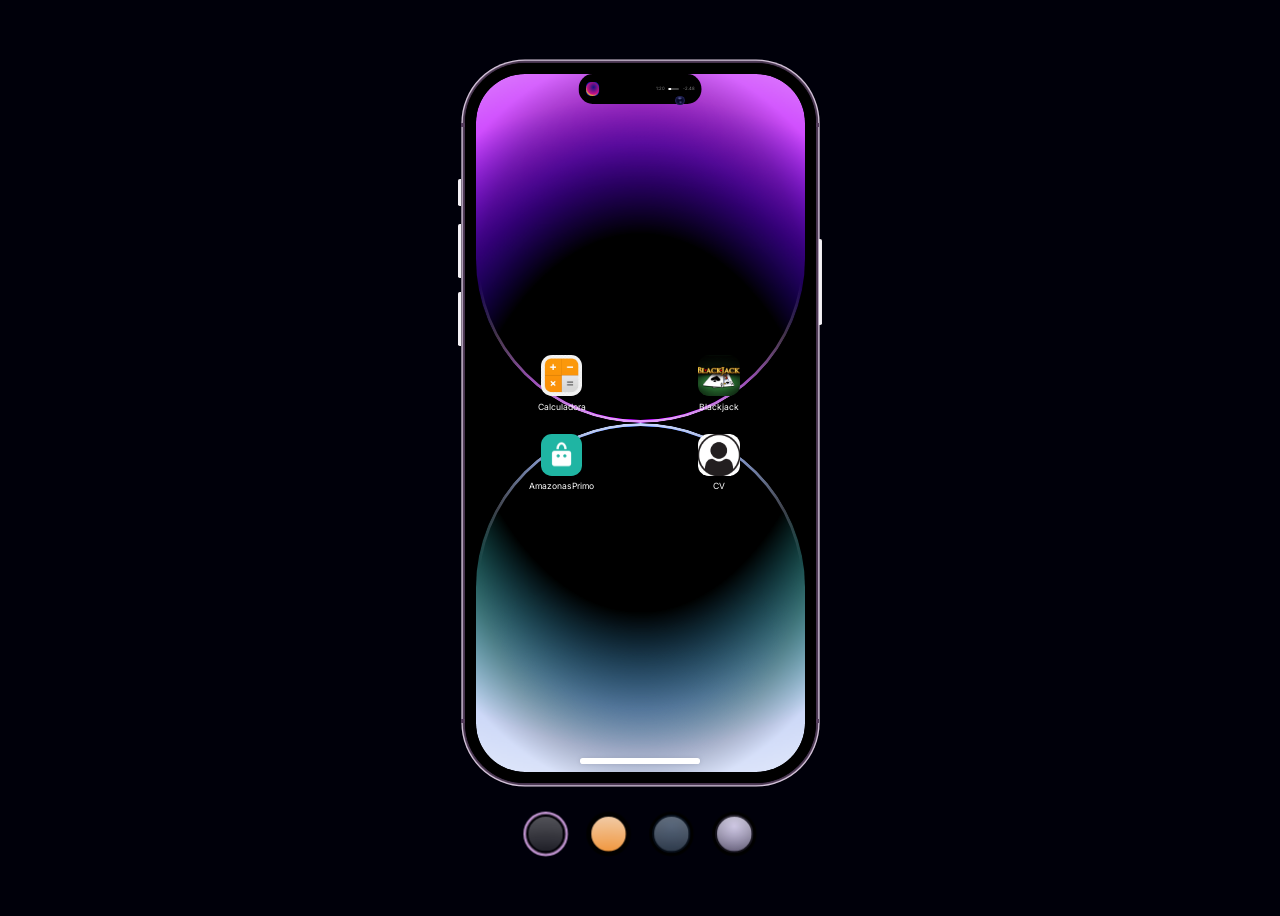
<file: index.html>
<!DOCTYPE html>
<html lang="en">

<head>
  <meta charset="UTF-8">
  <meta name="viewport" content="width=device-width, initial-scale=1.0">
  <link rel="stylesheet" href="styles/styles.css">
  <link rel="stylesheet" href="styles/home.css">
  <title>Iphone 14 Dynamic Island</title>
</head>

<body>

  <input type="radio" name="theme" id="deep-purple" checked="checked">
  <input type="radio" name="theme" id="gold">
  <input type="radio" name="theme" id="space-black">
  <input type="radio" name="theme" id="silver">

  <div class="iphone">
    <div class="buttons">
      <div class="left">
        <div class="button"></div>
        <div class="button"></div>
        <div class="button"></div>
      </div>
      <div class="right">
        <div class="button"></div>
      </div>
    </div>
    <div class="camera"></div>
    <div class="screen-container">
      <div class="bg">
        <div class="deep-purple">
          <div class="section">
            <div class="glow"></div>
          </div>
          <div class="section">
            <div class="glow"></div>
          </div>
        </div>
        <div class="gold">
          <div class="section">
            <div class="glow"></div>
          </div>
          <div class="section">
            <div class="glow"></div>
          </div>
        </div>
        <div class="space-black">
          <div class="section">
            <div class="glow"></div>
          </div>
          <div class="section">
            <div class="glow"></div>
          </div>
        </div>
        <div class="silver">
          <div class="section">
            <div class="glow"></div>
          </div>
          <div class="section">
            <div class="glow"></div>
          </div>
        </div>
      </div>
      <div class="home-screen">
        <div class="app-icon" data-app="calculator">
          <span class="icon"></span>
          <span class="label">Calculadora</span>
        </div>
        <div class="app-icon" data-app="blackjack">
          <span class="icon"></span>
          <span class="label">Blackjack</span>
        </div>
        <div class="app-icon" data-app="amazon">
          <span class="icon"></span>
          <span class="label">AmazonasPrimo</span>
        </div>
        <div class="app-icon" data-app="cv">
          <span class="icon"></span>
          <span class="label">CV</span>
        </div>
      </div>
      <div class="app-screens">
        <div class="app-screen" id="calculator-app">
          <button class="back-btn">←</button>
          <iframe class="app-frame" src="apps/calculadora/calculadora.html" title="Calculadora"></iframe>
        </div>
        <div class="app-screen" id="blackjack-app">
          <button class="back-btn">←</button>
          <iframe class="app-frame" src="apps/blackjack/blackjack.html" title="Blackjack"></iframe>
        </div>
        <div class="app-screen" id="amazon-app">
          <button class="back-btn">←</button>
          <iframe class="app-frame app-frame-amazon" src="apps/amazon/amazon.html" title="AmazonasPrimo"></iframe>
        </div>
        <div class="app-screen" id="cv-app">
          <button class="back-btn">←</button>
          <div class="cv-viewer">
            <img src="cv/CV.png.png" alt="CV de Ian Cordoncillo" class="cv-image">
            <a href="cv/Ian_Cordoncillo_Urena_.pdf" download class="cv-download">Download CV (PDF)</a>
          </div>
        </div>
      </div>
    </div>
    <div class="notch-container" tabindex="0">
      <div class="notch">
        <div class="content">
          <div class="left">
            <div class="title"></div>
            <div class="text"></div>
          </div>
          <div class="right">
            <div class="bar">
              <div class="duration"></div>
            </div>
          </div>
        </div>
      </div>
    </div>
    <div class="notch-blur"></div>
  </div>

  <div class="pallette">
    <label for="deep-purple" class="swatch"></label>
    <label for="gold" class="swatch"></label>
    <label for="space-black" class="swatch"></label>
    <label for="silver" class="swatch"></label>
  </div>

  <script src="scripts/apps.js" defer></script>
  <script>
  document.querySelector('.cv-image').addEventListener('click', function () {
    this.classList.toggle('zoomed');
  });
</script>

</body>

</html>
</file>
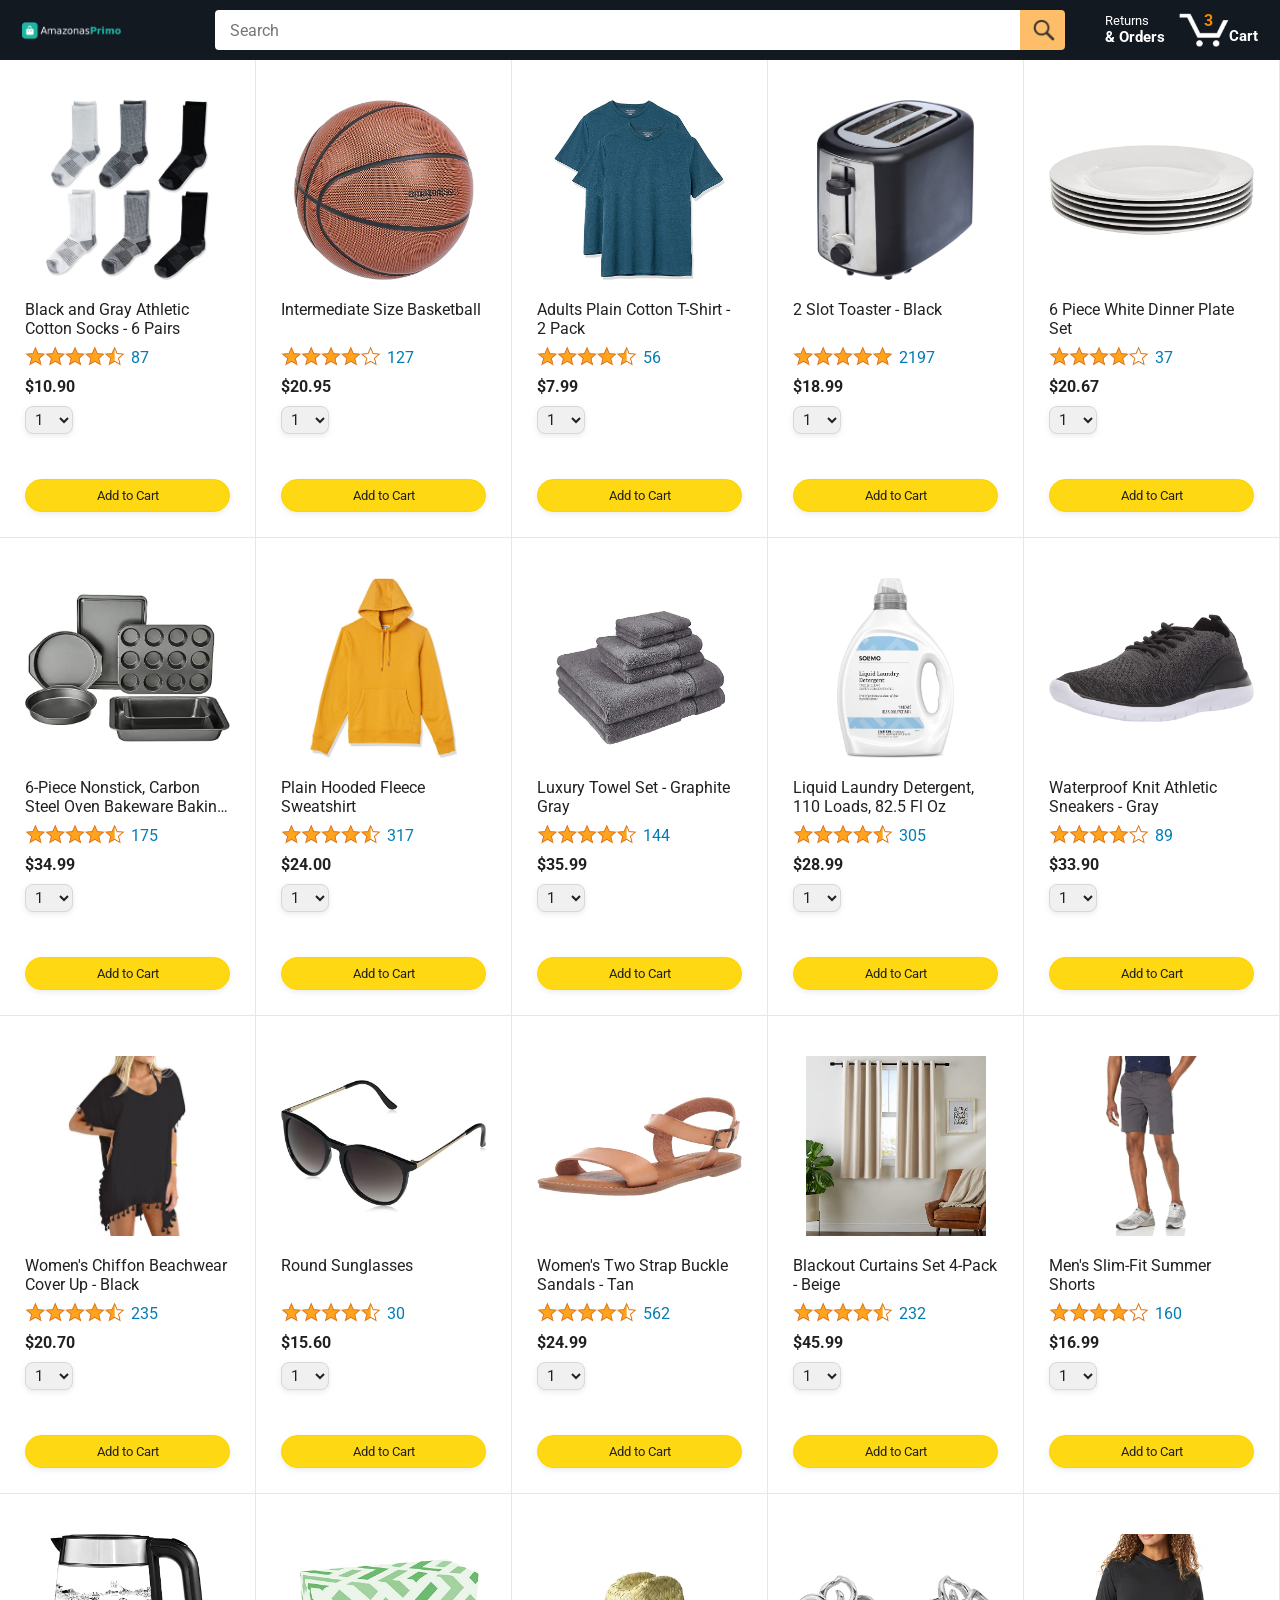
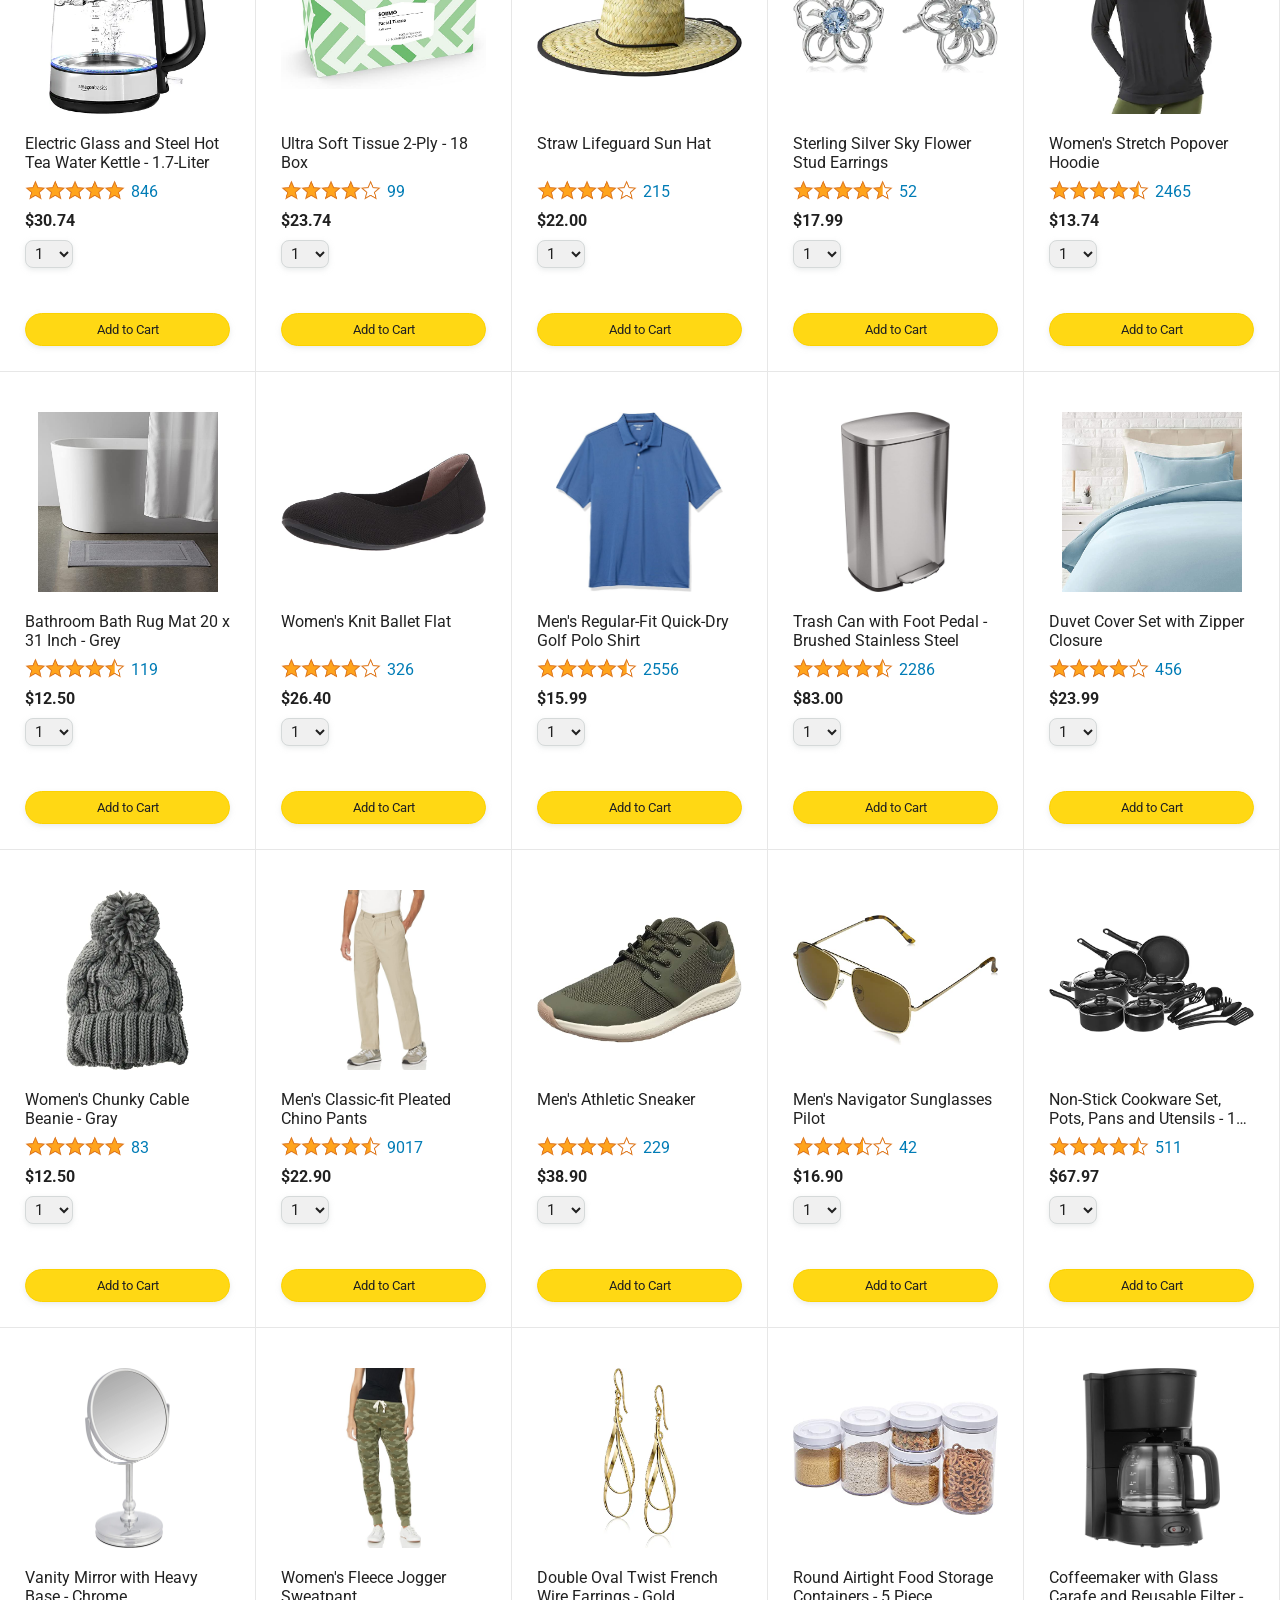
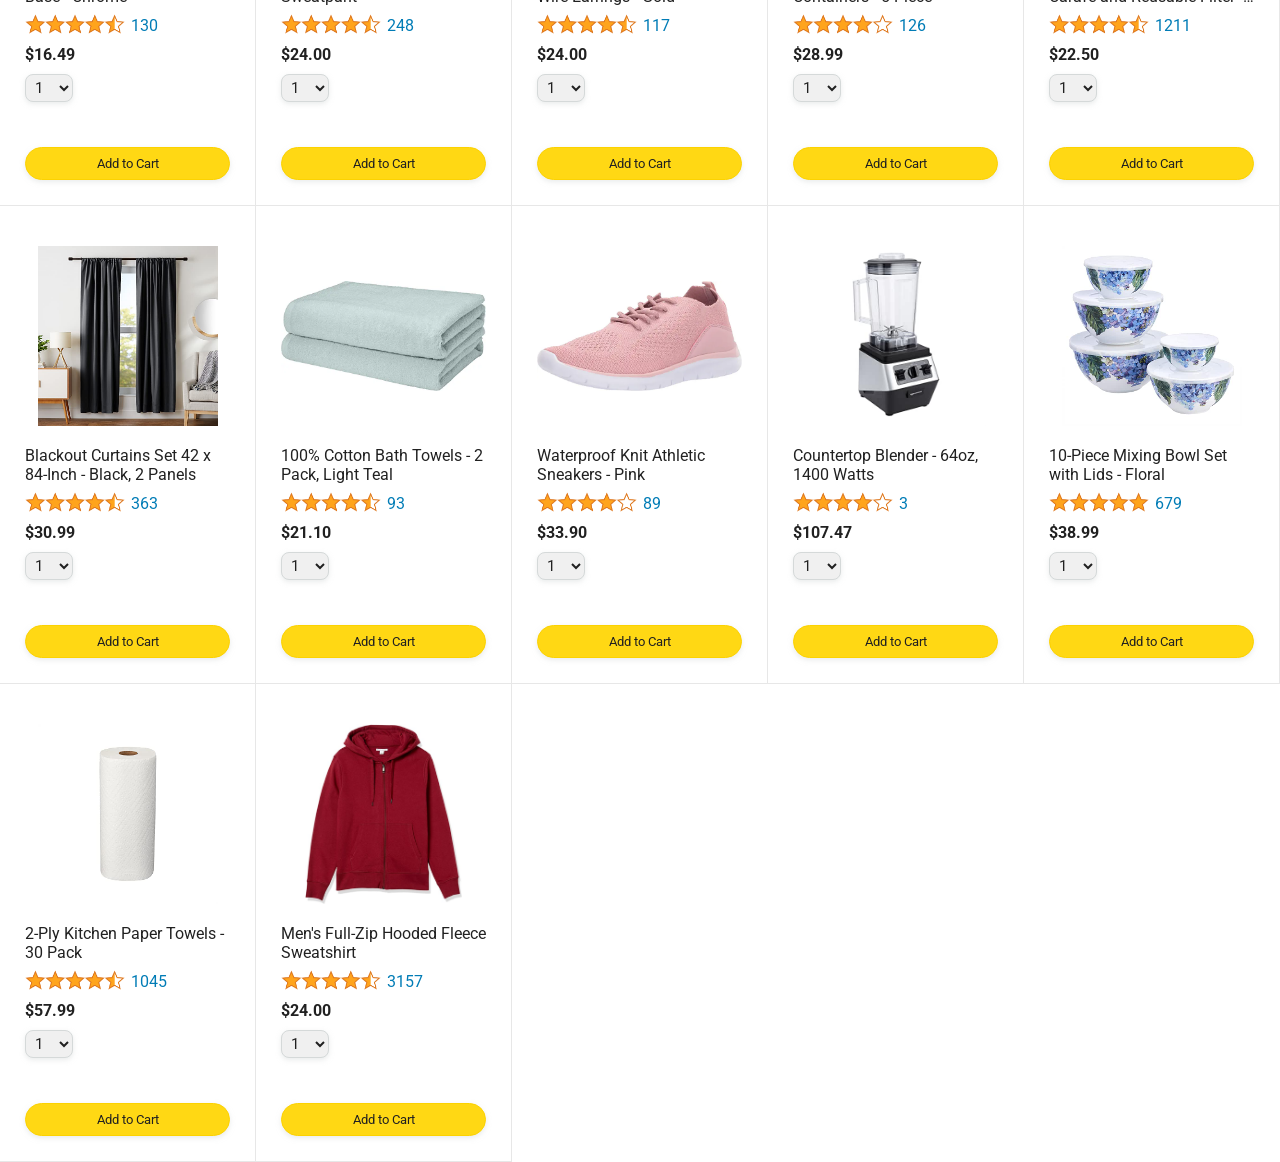
<file: apps/amazon/amazon.html>
<!DOCTYPE html>
<html>
  <head>
    <title>Amazonas Primos  | Tienda de pr&aacute;ctica</title>

    
    <meta name="viewport" content="width=device-width, initial-scale=1">

    <!-- font from Google Fonts. -->
    <link rel="preconnect" href="https://fonts.googleapis.com">
    <link rel="preconnect" href="https://fonts.gstatic.com" crossorigin>
    <link href="https://fonts.googleapis.com/css2?family=Roboto:wght@400;500;700&display=swap" rel="stylesheet">

    <!-- CSS files  -->
    <link rel="stylesheet" href="styles/shared/general.css">
    <link rel="stylesheet" href="styles/shared/amazon-header.css">
    <link rel="stylesheet" href="styles/pages/amazon.css">
  </head>
  <body>
    <div class="amazon-header">
      <div class="amazon-header-left-section">
        <a href="amazon.html" class="header-link">
          <img class="amazon-logo"
            src="images/amazon-logo-white.png">
          <img class="amazon-mobile-logo"
            src="images/amazon-mobile-logo-white.png">
        </a>
      </div>

      <div class="amazon-header-middle-section">
        <input class="search-bar" type="text" placeholder="Search">

        <button class="search-button">
          <img class="search-icon" src="images/icons/search-icon.png">
        </button>
      </div>

      <div class="amazon-header-right-section">
        <a class="orders-link header-link" href="orders.html">
          <span class="returns-text">Returns</span>
          <span class="orders-text">& Orders</span>
        </a>

        <a class="cart-link header-link" href="checkout.html">
          <img class="cart-icon" src="images/icons/cart-icon.png">
          <div class="cart-quantity js-cart-quantity">0</div>
          <div class="cart-text">Cart</div>
        </a>
      </div>
    </div>
    
    <div class="main">
      <div class="products-grid js-products-grid">
        <div class="product-container">
          <div class="product-image-container">
            <img class="product-image"
              src="images/products/athletic-cotton-socks-6-pairs.jpg">
          </div>

          <div class="product-name limit-text-to-2-lines">
            Black and Gray Athletic Cotton Socks - 6 Pairs
          </div>

          <div class="product-rating-container">
            <img class="product-rating-stars"
              src="images/ratings/rating-45.png">
            <div class="product-rating-count link-primary">
              87
            </div>
          </div>

          <div class="product-price">
            $10.90
          </div>

          <div class="product-quantity-container">
            <select>
              <option selected value="1">1</option>
              <option value="2">2</option>
              <option value="3">3</option>
              <option value="4">4</option>
              <option value="5">5</option>
              <option value="6">6</option>
              <option value="7">7</option>
              <option value="8">8</option>
              <option value="9">9</option>
              <option value="10">10</option>
            </select>
          </div>

          <div class="product-spacer"></div>

          <div class="added-to-cart">
            <img src="images/icons/checkmark.png">
            Added
          </div>

          <button class="add-to-cart-button button-primary">
            Add to Cart
          </button>
        </div>

        <div class="product-container">
          <div class="product-image-container">
            <img class="product-image"
              src="images/products/intermediate-composite-basketball.jpg">
          </div>

          <div class="product-name limit-text-to-2-lines">
            Intermediate Size Basketball
          </div>

          <div class="product-rating-container">
            <img class="product-rating-stars"
              src="images/ratings/rating-40.png">
            <div class="product-rating-count link-primary">
              127
            </div>
          </div>

          <div class="product-price">
            $20.95
          </div>

          <div class="product-quantity-container">
            <select>
              <option selected value="1">1</option>
              <option value="2">2</option>
              <option value="3">3</option>
              <option value="4">4</option>
              <option value="5">5</option>
              <option value="6">6</option>
              <option value="7">7</option>
              <option value="8">8</option>
              <option value="9">9</option>
              <option value="10">10</option>
            </select>
          </div>

          <div class="product-spacer"></div>

          <div class="added-to-cart">
            <img src="images/icons/checkmark.png">
            Added
          </div>

          <button class="add-to-cart-button button-primary">
            Add to Cart
          </button>
        </div>

        <div class="product-container">
          <div class="product-image-container">
            <img class="product-image"
              src="images/products/adults-plain-cotton-tshirt-2-pack-teal.jpg">
          </div>

          <div class="product-name limit-text-to-2-lines">
            Adults Plain Cotton T-Shirt - 2 Pack
          </div>

          <div class="product-rating-container">
            <img class="product-rating-stars"
              src="images/ratings/rating-45.png">
            <div class="product-rating-count link-primary">
              56
            </div>
          </div>

          <div class="product-price">
            $7.99
          </div>

          <div class="product-quantity-container">
            <select>
              <option selected value="1">1</option>
              <option value="2">2</option>
              <option value="3">3</option>
              <option value="4">4</option>
              <option value="5">5</option>
              <option value="6">6</option>
              <option value="7">7</option>
              <option value="8">8</option>
              <option value="9">9</option>
              <option value="10">10</option>
            </select>
          </div>

          <div class="product-spacer"></div>

          <div class="added-to-cart">
            <img src="images/icons/checkmark.png">
            Added
          </div>

          <button class="add-to-cart-button button-primary">
            Add to Cart
          </button>
        </div>
      </div>
    </div>

    
    <script type="module" src="scripts/amazon.js"></script>
  </body>

</html>
</file>
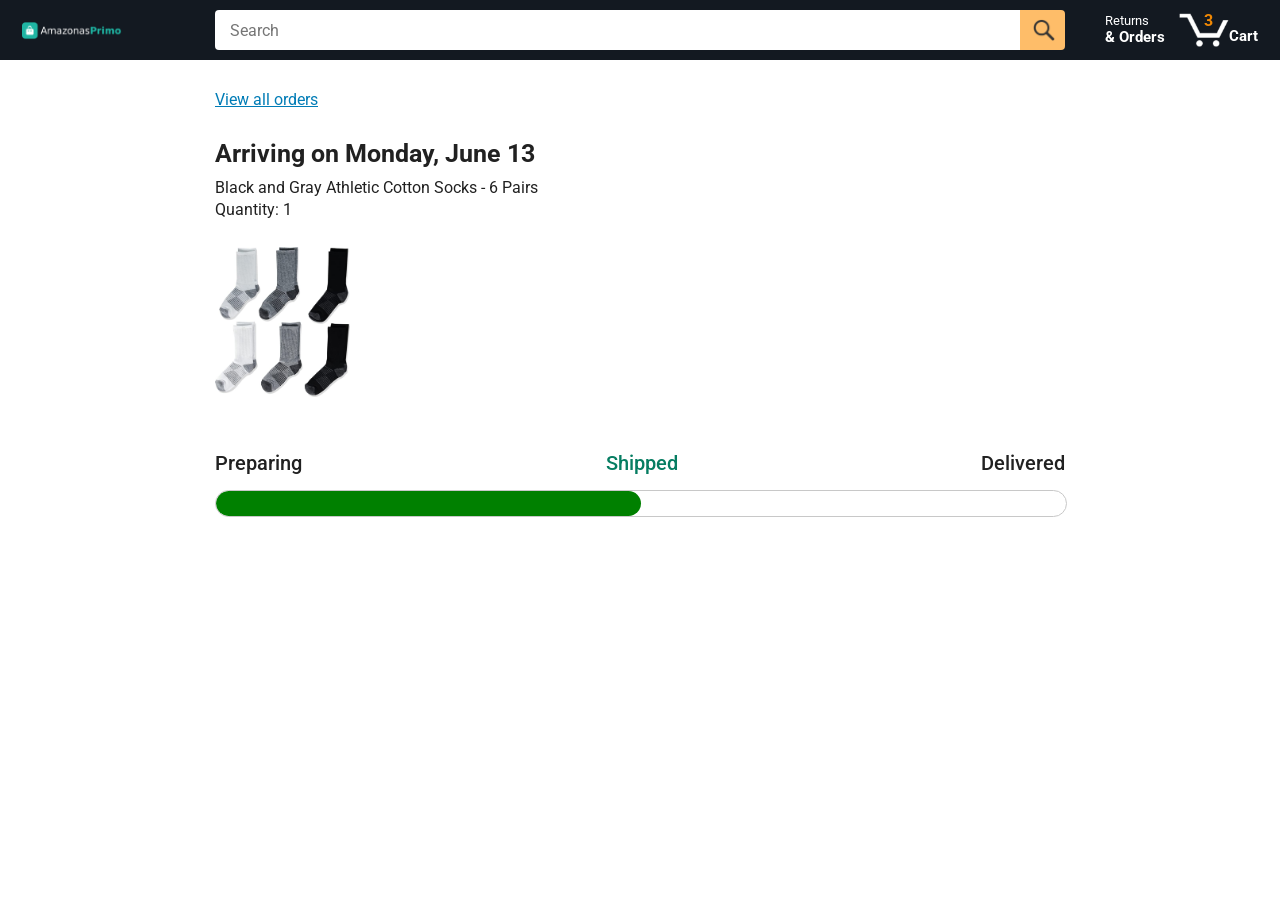
<file: apps/amazon/tracking.html>
<!DOCTYPE html>
<html>
  <head>
    <title>Tracking</title>

    
    <meta name="viewport" content="width=device-width, initial-scale=1">

    <!-- font from Google Fonts -->
    <link rel="preconnect" href="https://fonts.googleapis.com">
    <link rel="preconnect" href="https://fonts.gstatic.com" crossorigin>
    <link href="https://fonts.googleapis.com/css2?family=Roboto:wght@400;500;700&display=swap" rel="stylesheet">

    <!-- CSS files  -->
    <link rel="stylesheet" href="styles/shared/general.css">
    <link rel="stylesheet" href="styles/shared/amazon-header.css">
    <link rel="stylesheet" href="styles/pages/tracking.css">
  </head>
  <body>
    <div class="amazon-header">
      <div class="amazon-header-left-section">
        <a href="amazon.html" class="header-link">
          <img class="amazon-logo"
            src="images/amazon-logo-white.png">
          <img class="amazon-mobile-logo"
            src="images/amazon-mobile-logo-white.png">
        </a>
      </div>

      <div class="amazon-header-middle-section">
        <input class="search-bar" type="text" placeholder="Search">

        <button class="search-button">
          <img class="search-icon" src="images/icons/search-icon.png">
        </button>
      </div>

      <div class="amazon-header-right-section">
        <a class="orders-link header-link" href="orders.html">
          <span class="returns-text">Returns</span>
          <span class="orders-text">& Orders</span>
        </a>

        <a class="cart-link header-link" href="checkout.html">
          <img class="cart-icon" src="images/icons/cart-icon.png">
          <div class="cart-quantity">3</div>
          <div class="cart-text">Cart</div>
        </a>
      </div>
    </div>

    <div class="main">
      <div class="order-tracking">
        <a class="back-to-orders-link link-primary" href="orders.html">
          View all orders
        </a>

        <div class="delivery-date">
          Arriving on Monday, June 13
        </div>

        <div class="product-info">
          Black and Gray Athletic Cotton Socks - 6 Pairs
        </div>

        <div class="product-info">
          Quantity: 1
        </div>

        <img class="product-image" src="images/products/athletic-cotton-socks-6-pairs.jpg">

        <div class="progress-labels-container">
          <div class="progress-label">
            Preparing
          </div>
          <div class="progress-label current-status">
            Shipped
          </div>
          <div class="progress-label">
            Delivered
          </div>
        </div>

        <div class="progress-bar-container">
          <div class="progress-bar"></div>
        </div>
      </div>
    </div>
  </body>
</html>
</file>
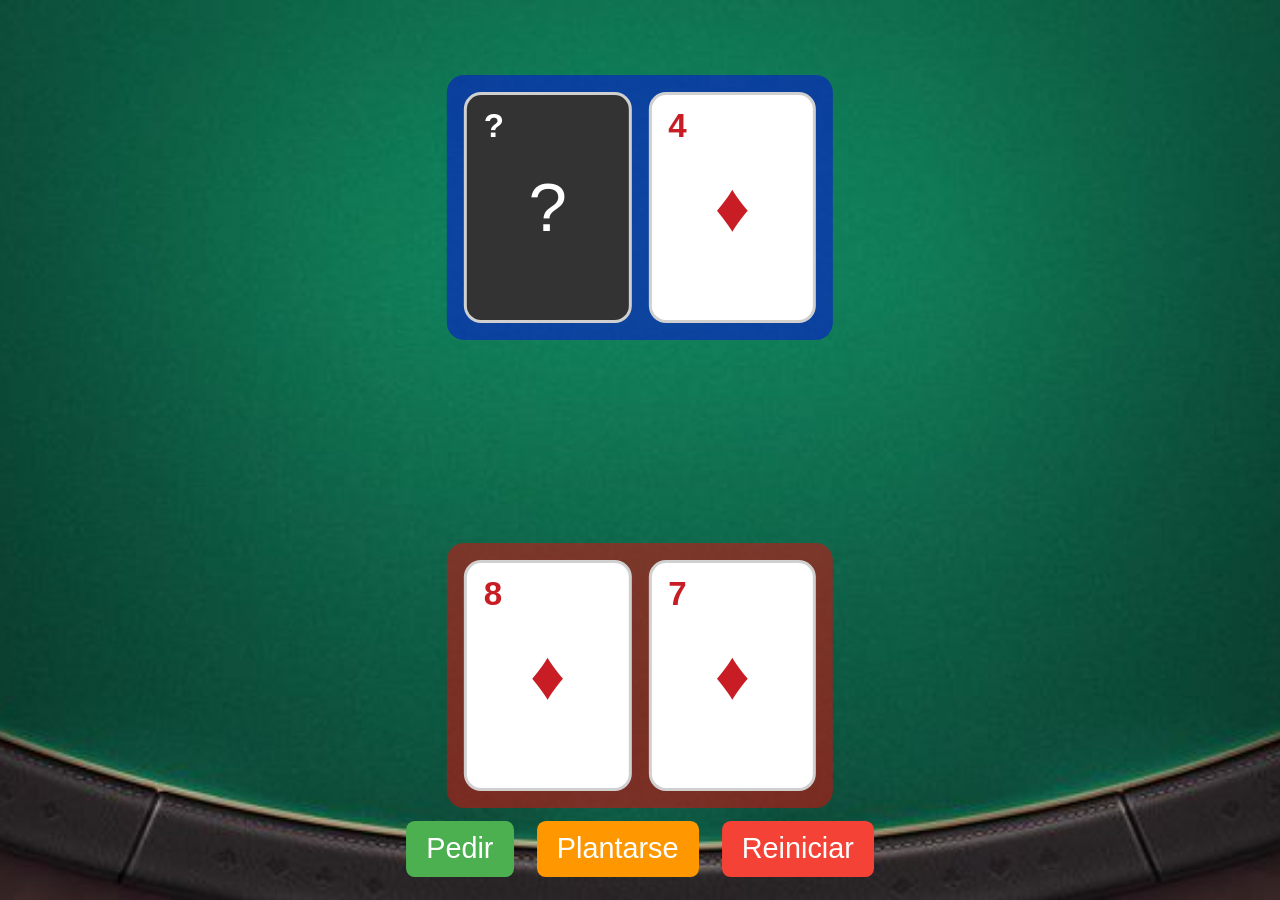
<file: apps/blackjack/blackjack.html>
<!DOCTYPE html>
<html lang="en">
<head>
    <meta charset="UTF-8">
    <meta name="viewport" content="width=device-width, initial-scale=1.0">
    <link rel="stylesheet" href="blackjack.css">
    <title>Blackjack</title>
  </head>
  <body>
    <div id="gameWindow">
      <img id="tableBlackjack" src="imagenes/mesa-blackjack.jpg">

      <!-- Botones -->
      <div class="botones">
        <button id="btnPedir" class="btn">Pedir</button>
        <button id="btnPlantarse" class="btn">Plantarse</button>
        <button id="btnReiniciar" class="btn">Reiniciar</button>
      </div>


      <!-- Manos -->
        <div class="manoJugador" id="manoJugador"></div>
        <div class="manoDealer" id="manoDealer"></div>
        <div class="mensaje-final"></div>
      <div class="mazo">

        <!-- picas -->
        <div class="carta picas">
          <span class="valor">A</span>
          <span class="simbolo">&spades;</span>
        </div>
        <div class="carta picas">
          <span class="valor">2</span>
          <span class="simbolo">&spades;</span>
        </div>
        <div class="carta picas">
          <span class="valor">3</span>
          <span class="simbolo">&spades;</span>
        </div>
        <div class="carta picas">
          <span class="valor">4</span>
          <span class="simbolo">&spades;</span>
        </div>
        <div class="carta picas">
          <span class="valor">5</span>
          <span class="simbolo">&spades;</span>
        </div>
        <div class="carta picas">
          <span class="valor">6</span>
          <span class="simbolo">&spades;</span>
        </div>
        <div class="carta picas">
          <span class="valor">7</span>
          <span class="simbolo">&spades;</span>
        </div>
        <div class="carta picas">
          <span class="valor">8</span>
          <span class="simbolo">&spades;</span>
        </div>
        <div class="carta picas">
          <span class="valor">9</span>
          <span class="simbolo">&spades;</span>
        </div>
        <div class="carta picas">
          <span class="valor">10</span>
          <span class="simbolo">&spades;</span>
        </div>
        <div class="carta picas">
          <span class="valor">J</span>
          <span class="simbolo">&spades;</span>
        </div>
        <div class="carta picas">
          <span class="valor">Q</span>
          <span class="simbolo">&spades;</span>
        </div>
        <div class="carta picas">
          <span class="valor">K</span>
          <span class="simbolo">&spades;</span>
        </div>

        <!-- corazones -->
        <div class="carta corazones">
          <span class="valor">A</span>
          <span class="simbolo">&hearts;</span>
        </div>
        <div class="carta corazones">
          <span class="valor">2</span>
          <span class="simbolo">&hearts;</span>
        </div>
        <div class="carta corazones">
          <span class="valor">3</span>
          <span class="simbolo">&hearts;</span>
        </div>
        <div class="carta corazones">
          <span class="valor">4</span>
          <span class="simbolo">&hearts;</span>
        </div>
        <div class="carta corazones">
          <span class="valor">5</span>
          <span class="simbolo">&hearts;</span>
        </div>
        <div class="carta corazones">
          <span class="valor">6</span>
          <span class="simbolo">&hearts;</span>
        </div>
        <div class="carta corazones">
          <span class="valor">7</span>
          <span class="simbolo">&hearts;</span>
        </div>
        <div class="carta corazones">
          <span class="valor">8</span>
          <span class="simbolo">&hearts;</span>
        </div>
        <div class="carta corazones">
          <span class="valor">9</span>
          <span class="simbolo">&hearts;</span>
        </div>
        <div class="carta corazones">
          <span class="valor">10</span>
          <span class="simbolo">&hearts;</span>
        </div>
        <div class="carta corazones">
          <span class="valor">J</span>
          <span class="simbolo">&hearts;</span>
        </div>
        <div class="carta corazones">
          <span class="valor">Q</span>
          <span class="simbolo">&hearts;</span>
        </div>
        <div class="carta corazones">
          <span class="valor">K</span>
          <span class="simbolo">&hearts;</span>
        </div>
    
        <!-- diamantes -->
        <div class="carta diamantes">
          <span class="valor">A</span>
          <span class="simbolo">&diams;</span>
        </div>
        <div class="carta diamantes">
          <span class="valor">2</span>
          <span class="simbolo">&diams;</span>
        </div>
        <div class="carta diamantes">
          <span class="valor">3</span>
          <span class="simbolo">&diams;</span>
        </div>
        <div class="carta diamantes">
          <span class="valor">4</span>
          <span class="simbolo">&diams;</span>
        </div>
        <div class="carta diamantes">
          <span class="valor">5</span>
          <span class="simbolo">&diams;</span>
        </div>
        <div class="carta diamantes">
          <span class="valor">6</span>
          <span class="simbolo">&diams;</span>
        </div>
        <div class="carta diamantes">
          <span class="valor">7</span>
          <span class="simbolo">&diams;</span>
        </div>
        <div class="carta diamantes">
          <span class="valor">8</span>
          <span class="simbolo">&diams;</span>
        </div>
        <div class="carta diamantes">
          <span class="valor">9</span>
          <span class="simbolo">&diams;</span>
        </div>
        <div class="carta diamantes">
          <span class="valor">10</span>
          <span class="simbolo">&diams;</span>
        </div>
        <div class="carta diamantes">
          <span class="valor">J</span>
          <span class="simbolo">&diams;</span>
        </div>
        <div class="carta diamantes">
          <span class="valor">Q</span>
          <span class="simbolo">&diams;</span>
        </div>
        <div class="carta diamantes">
          <span class="valor">K</span>
          <span class="simbolo">&diams;</span>
        </div>

        <!-- treboles -->
        <div class="carta treboles">
          <span class="valor">A</span>
          <span class="simbolo">&clubs;</span>
        </div>
        <div class="carta treboles">
          <span class="valor">2</span>
          <span class="simbolo">&clubs;</span>
        </div>
        <div class="carta treboles">
          <span class="valor">3</span>
          <span class="simbolo">&clubs;</span>
        </div>
        <div class="carta treboles">
          <span class="valor">4</span>
          <span class="simbolo">&clubs;</span>
        </div>
        <div class="carta treboles">
          <span class="valor">5</span>
          <span class="simbolo">&clubs;</span>
        </div>
        <div class="carta treboles">
          <span class="valor">6</span>
          <span class="simbolo">&clubs;</span>
        </div>
        <div class="carta treboles">
          <span class="valor">7</span>
          <span class="simbolo">&clubs;</span>
        </div>
        <div class="carta treboles">
          <span class="valor">8</span>
          <span class="simbolo">&clubs;</span>
        </div>
        <div class="carta treboles">
          <span class="valor">9</span>
          <span class="simbolo">&clubs;</span>
        </div>
        <div class="carta treboles">
          <span class="valor">10</span>
          <span class="simbolo">&clubs;</span>
        </div>
        <div class="carta treboles">
          <span class="valor">J</span>
          <span class="simbolo">&clubs;</span>
        </div>
        <div class="carta treboles">
          <span class="valor">Q</span>
          <span class="simbolo">&clubs;</span>
        </div>
        <div class="carta treboles">
          <span class="valor">K</span>
          <span class="simbolo">&clubs;</span>
        </div>
        <div class="carta back">
          <span class="valor">?</span>
          <span class="simbolo">?</span>
        </div>
    </div>
    <script src="blackjack.js" defer></script>
  </body>
</html>
</file>
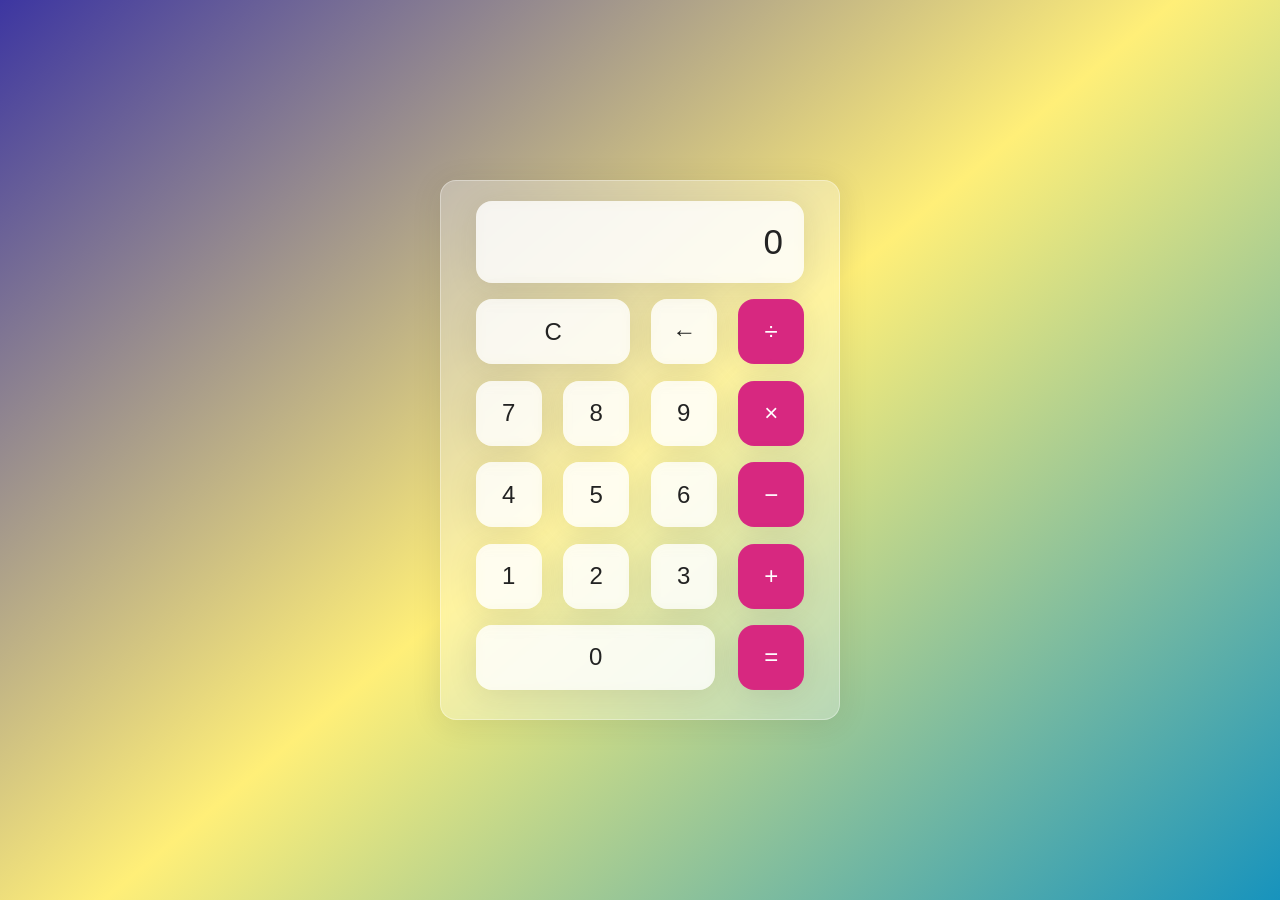
<file: apps/calculadora/calculadora.html>
<!DOCTYPE html>
<html lang="es">
<head>
  <meta charset="UTF-8">
  <meta name="viewport" content="width=device-width, initial-scale=1.0">
  <link rel="stylesheet" href="calculadora.css">
  <title>Calculadora</title>
</head>
<body>
  <div class="wrapper">
    <section class="screen">0</section>
    <section class="calc-buttons">
      <div class="calc-button-row">
        <button class="calc-button double">C</button>
        <button class="calc-button">&larr;</button>
        <button class="calc-button">&divide;</button>
      </div>
      <div class="calc-button-row">
        <button class="calc-button">7</button>
        <button class="calc-button">8</button>
        <button class="calc-button">9</button>
        <button class="calc-button">&times;</button>
      </div>
      <div class="calc-button-row">
        <button class="calc-button">4</button>
        <button class="calc-button">5</button>
        <button class="calc-button">6</button>
        <button class="calc-button">&minus;</button>
      </div>
      <div class="calc-button-row">
        <button class="calc-button">1</button>
        <button class="calc-button">2</button>
        <button class="calc-button">3</button>
        <button class="calc-button">&plus;</button>
      </div>
      <div class="calc-button-row">
        <button class="calc-button triple">0</button>
        <button class="calc-button">&equals;</button>
      </div>
    </section>
  </div>

  <script src="calculadora.js" defer></script>
</body>
</html>
</file>
<file: styles/styles.css>
@charset "UTF-8";
@import url('https://fonts.googleapis.com/css2?family=Inter:ital,opsz,wght@0,14..32,100..900;1,14..32,100..900&display=swap');

:root{
  --size:max(5px, 1vmin);
  --heght: 80em;
  --pad: 1.25em;
  --border-radius: 6.666em;
  --gutter: calc(var(--pad) * 2);
  --button-width: 0.33em;
  --notch-height: 3.33em;
  --notch-width:33.3%;
  --notch-radius: calc(var(--border-radius) - calc(var(--pad) * 2));
  --notch-duration: 0.333s;
  --ease: cubic-bezier(.666, 0, .4, 1);
  --ease-spring: cubic-bezier(.666, 0, .4, 1.2);
  --ease-out: cubic-bezier(.15, 0, .333, 1);
  --border-width: 0.4em;
  --deep-purple: 284;
  --gold: 30;
  --space-black: 215;
  --silver: 254;
  --c-h: var(--deep-purple);
  --c-s: 100%;
  --c-l: 50%;

}


@-webkit-keyframes appear{
  to{
    transform: scale3d(1,1,1);
    opacity: 1;
  }
}

@keyframes appear{
  to{
    transform: scale3d(1,1,1);
    opacity: 1;
  }
}

body{
  background: #00000a;
  display: flex;
  flex-direction: column;
  gap: 3em;
  align-items: center;
  justify-content: center;
  min-height: 100vh;
  font-family: 'Inter';
  font-size: var(--size);

}


.iphone{
  position: relative;
  z-index: 1;
  aspect-ratio: 37/76;
  background: #00000a;
  height: var(--heght);
  border-radius: var(--border-radius);
  box-shadow: 0 0 0.1em 0.25em hsl(var(--c-h), 20%, 25%), 0 0 0 var(--border-width) hsl(var(--c-h), 30%, 85%);
  box-sizing: border-box;
  opacity: 0;
  transform: scale3d(1.1, 1.1, 1);
  -webkit-animation: appear 1s var(--ease-out) forwards;
  animation: appear 1s var(--ease-out) forwards;
  -webkit-backface-visibility: hidden;

}

.iphone::before{
  content: "";
  position: absolute;
  top: var(--border-radius);
  right: calc(var(--border-width) * -1);
  bottom: calc(var(--border-radius));
  left: calc(var(--border-width) * -1);
  border: 0.5em solid hsl(var(--c-h), 20%, 30%);
  border-left-width: 0;
  border-right-width: 0;

  
}

.buttons{
  position: absolute;
  inset: calc(var(--border-width) * -1);
  pointer-events: none;

}

.buttons .left, .buttons .right{
  position: absolute;
  width: var(--button-width);
  display: flex;
  flex-direction: column;
  align-items: stretch;
  gap: 1.5em;


}


.buttons .left{
  right: 100%;
  top: calc(var(--border-radius) * 2);

}

.buttons .left .button:nth-child(1){
  height: 3em;
  margin-bottom: 0.5em;

}

.buttons .right{
  left: 100%;
  transform: scale3d(-1, 1, 1);
  top: calc(var(--border-radius) * 3);


}

.buttons .right .button{
  height: 9.5em;
}

.buttons .button{
  background: hsl(var(--c-h), 20%, 95%);
  height: 6em;

}

.buttons .button{
  box-shadow: inset -0.15em 0 0.1em black, inset 0 0 0.1em hsl(var(--c-h), 30%, 90%), inset 0 0.2cm 0.1em hsl(var(--c-h), 30%, 90%), inset 0 -0.2cm 0.1em hsl(var(--c-h), 30%, 90%), inset -0.1em 0.333em rgba(0, 0, 0, 0.5em), inset -0.1em -0.333em 0.1em rgba(0,0,0,0.5);
  border-top-left-radius: 0.2em;
  border-bottom-left-radius: 0.2em;

} 

.screen-container{
  position: absolute;
  inset: 0;
  border-radius: var(--border-radius);
  border: var(--pad) solid black;
  display: flex;
  flex-direction: column;
  align-items: center;
  gap: calc(var(--pad) * 2);

}

.screen-container::before{
  content: "";
  position: absolute;
  z-index: 2;
  background: white;
  width: 36.6%;
  bottom: calc(var(--pad) * 0.75);
  height: calc(var(--pad) * 0.5);
  border-radius: calc(var(--pad) * 0.25);
  filter: drop-shadow(0 0.1em 0.25em rgba(0, 0, 0, 0.1));

}


.bg{
  position: absolute;
  inset: 0;
  background: black;
  border-radius: calc(var(--border-radius) - var(--pad));
  overflow: hidden;

}

.bg>*{
  position: absolute;
  inset: 0;
  display: flex;
  flex-direction: column;
  opacity: 0;
  transition: opacity 1s var(--ease-out) 0.5s;


}

.bg .section{
  --g-h: var(--c-h);
  --g-s: var(--c-s);
  --g-l: var(--c-l); 
  flex-grow: 1;
  position: relative;
  overflow: hidden;
  border-radius: calc(var(--border-radius) - var(--pad));
  border-bottom-left-radius: 20em;
  border-bottom-right-radius: 20em;

}

.bg .section::before{
  content: "";
  position: absolute;
  inset: 0;
  border-radius: inherit;
  background: radial-gradient(85% 125% at 50% 140%, black 66.6%, transparent), radial-gradient(120% 120% at 50% 145%, hsl(calc(var(--g-h) - 45), 100%, 50%) 50%, transparent), radial-gradient(150% 100% at 50% 80%, transparent 35%, hsl(calc(var(--g-h) + 50), 100%,99%));
  background-color: hsl(var(--g-h), var(--g-s), var(--g-l));
  transform: scale3d(1.1, 1.25, 1);
  transform-origin: bottom;
  transition: transform 1s var(--ease-out) 0.5s;

}


.bg .section:after{
  content: "";
  position: absolute;
  inset: 0;
  border: var(--border-width) solid rgba(255, 255, 255, 0.8);
  border-radius: inherit;
  filter: blur(0.05em);
  -webkit-mask-image: radial-gradient(100% 100% at 50% 70%, black 30%, transparent 50%);
  mask-image: radial-gradient(100% 100% at 50% 70%, black 30%, transparent 50%);

}

.bg .section .glow{
  position: absolute;
  inset: 0;
  border-radius: inherit;
  mix-blend-mode: overlay;
  z-index: 1;
  background: radial-gradient(80% 150% at 50% 100%, hsl(var(--g-h), 100%, var(--g-l)), transparent 70%);

}

.bg .section:last-of-type{
  --g-h: calc(var(--c-h) - var(--g-hue-adjust, 0 ));
  --g-s: calc(var(--c-s) - 25%);
  --g-l: calc(var(--c-l) + 20%);
  transform: scale3d(1, -1, 1) translateZ(1px);

}

.bg .section:last-of-type::before{
  background: radial-gradient(85% 125% at 50% 140%, black 66.6%, transparent), radial-gradient(120% 120% at 50% 145%, hsl(calc(var(--g-h) - var(--g-hue-adjust-2, var(--g-hue-adjust, 0))), 100%, 50%) 50%, transparent), radial-gradient(150% 100% at 50% 95%, transparent 15%, hsl(calc(var(--g-h) + 5), 100%, var(--g-lightness, 100%)));
  background-color: hsl(var(--g-h), var(--g-s), var(--g-l));

}

.notch-container{
  position: absolute;
  z-index: 3;
  top: var(--pad);
  right: var(--pad);
  left: var(--pad);
  display: flex;
  justify-content: center;
  height: 100%;
  max-height: calc(var(--notch-radius) * 2);
  pointer-events: none;
  outline: none;
  transition: var(--notch-duration) var(--ease);
  transition-property: max-height, max width, filter, transform;
  outline: none;
  will-change: max-width, max height, filter;
}


.notch-container:hover, .notch-container:focus-within{
  --shadow-opacity: 0.5s;
  transition-timing-function: var(--ease-spring);

}


.notch-container:hover .content, .notch-container:focus-within .content{
  --content-padding: 2em;

}

.notch-container:hover .content .text, .notch-container:focus-within .content {
  opacity: 1;

}

.notch-container:hover .notch, .notch-container:focus-within .notch{
  max-width: 100%;
  max-height: 100%;
  pointer-events: all;
  transform: scale3d(1, 1, 1);

}

.notch-container:hover~.notch-blur, .notch-container:focus-within~.notch-blur{
  opacity: 1;
  max-height: calc(var(--notch-radius) * 2.75 + var(--pad));

}

.notch-container:focus-within{
  max-height: calc(var(--notch-radius) * 3);
  --bar-height: 1em;
  --bar-opacity: 1;

}

.notch-container:focus-within .left, .notch-container:focus-within .right{
  max-height: calc(100% - var(--bar-height, 0%) - var(--content-gap));

}

.notch-container:focus-within~.notch-blur{
  max-height: calc(var(--notch-radius) * 5 );
  opacity: 1;

}

.notch-blur{
  position: absolute;
  z-index: 2;
  top: calc(var(--pad) - 3px);
  right: calc(var(--pad) - 3px);
  left: calc(var(--pad) - 3px);
  height: 100%;
  max-height: calc(var(--notch-radius) * 1.5);
  pointer-events: none;
  -webkit-backdrop-filter: blur(0.2em);
  backdrop-filter: blur(0.2em);
  fill: blur(0.1em);
  -webkit-mask-image: linear-gradient(to bottom, black calc(100% - var(--notch-radius)), transparent);
  mask-image: linear-gradient(to bottom, black calc(100% - var(--notch-radius)), transparent);
  opacity: 0;
  transition: var(--notch-duration) ease-in-out;
  border-radius: calc(var(--border-radius) - var(--pad));
  transition: var(--notch-duration) var(--ease);
  transition-property: max-height, max-width, filter, transform;
  will-change: max-width, max-height, filter;


}

.notch{
  position: relative;
  background: black;
  border-radius: var(--notch-radius);
  pointer-events: all;
  overflow: hidden;
  color: white;
  display: flex;
  cursor: pointer;
  width: 100%;
  transition: inherit;
  transition-property: inherit;
  will-change: inherit;
  filter: drop-shadow(0 1em 2em hsla(0 0%/var(--shadow-opacity, 0)));
  transform: scale3d(0.375, 0.4, 1);
  transform-origin: top;

}

.content{
  --content-padding: 1.75em;
  --duration-height: 0.5em;
  --content-gap: 1em;
  width: 100%;
  display: flex;
  flex-wrap: wrap;
  align-items: stretch;
  justify-content: stretch;
  padding: var(--content-padding);
  gap: var(--content-gap);
  font-size: 125%;
  transition-property: padding;
  will-change: padding;

}

.content .left, .content .right{
  height: 100%;
  max-height: calc(100% - var(--bar-height, 0));
  display: flex;
  align-items: center;
  gap: 1em;

}

.content, .content .left, .content .right, .content .bar, .content .text{
  transition: var(--notch-duration) var(--ease-out);
}

.content .left, .content .right, .content .bar{
  transition-property: max-height, opacity;
  will-change: max-height;

}

.content .left{
  flex-grow: 2;

}

.content .text{
  display: flex;
  flex-direction: column;
  gap: 0.333em;
  transition-property: opacity;
  opacity: var(--bar-opacity, 0);


}

.content .text::before{
  content: "Alvaro Diaz";
  order: 1;
  text-transform: uppercase;

}

.content .text::after{
  order: 2;
  content: "Babysita </3";
  opacity: 0.5;

}

.content .right{
  flex-grow: 1;

}

.content .title{
  background: #1a1ab3;
  height: 100%;
  aspect-ratio: 1;
  border-radius: 33.3%;
  position: relative;

}

.content .title::before{
  content: "";
  position: absolute;
  inset: 0;
  border-radius: 50%;
  background: radial-gradient(50% 50% at 55% 40%, #121286, #cd1285 75%, transparent) center/133.3% 133.3%;
  background-color: yellow;
  filter: blur(0.05em);

}

.content .bar{
  display: flex;
  align-items: center;
  gap: 1em;
  flex-basis: 100%;
  max-height: var(--bar-height, 0%);
  color: rgba(255, 255, 255, 0.5);
  opacity: var(--bar-opacity);


}

.content .bar .duration{
  position: relative;
  height: var(--duration-height);
  background: rgba(255, 255, 255, 0.25);
  border-radius: calc(var(--duration-height) * 0.5);
  flex-grow: 1;

}

.content .bar .duration::before{
  content: "";
  height: 100%;
  background: white;
  width: 25%;
  position: absolute;

}


.content .bar::before{
  content: "1:20";

}

.content .bar:after{
  content: "-2.48";
}

.camera{
  display: flex;
  justify-content: center;
  align-items: center;
  height: var(--notch-height);
  aspect-ratio: 1/1;
  border-radius: 50%;
  pointer-events: none;
  position: absolute;
  z-index: 4;
  top: calc(var(--pad) * 2);
  right: calc(50% - calc(var(--notch-width) * 0.5));
  margin-right: calc(var(--pad) * 0.333);

}


.camera::before{
  content: "";
  height: 33.3%;
  aspect-ratio: 1;
  border-radius: inherit;
  box-shadow: inset 0 0 0.25em #4c4da3;
  background: radial-gradient(#6667ac, transparent 50%) no-repeat 33.3% 10%/75% 50%, radial-gradient(#454680, transparent 50%) no-repeat 60% 85%/50% 50%;
  background-color: #080928;


}


.pallette{
  display: flex;
  gap: 2em;
  margin-bottom: -0.25em;
  
}

input[type=radio]{
  display: none;

}

.swatch{
  --swatch-size: 5em;
  background: white;
  width: var(--swatch-size);
  height: var(--swatch-size);
  border-radius: 50%;
  position: relative;
  cursor: pointer;
  border: var(--border-width) solid black;
  box-sizing: border-box;
  transition: 0.333s var(--ease-out);
  transition-property: border-color, transform;
  background: radial-gradient(100% 100% at 50% 30%, var(--swatch-s1), var(--swatch-s2));
  opacity: 0;
  transform: translate3d(0, 20%, 0) scale3d(0.75, 0.75, 1);
  -webkit-animation: appear 0.333s var(--ease-out) forwards 0.75;
  animation: appear 0.333s var(--ease-out) forwards 0.75;

}

.swatch:nth-child(1){
  transform-origin: 80% 200%;

}

.swatch:nth-child(2){
  -webkit-animation-delay: 0.8s;
  animation-delay: 0.8s;
  transform-origin: 60% 200%;
}

.swatch:nth-child(3){
  -webkit-animation-delay: 0.85s;
  animation-delay: 0.85s;
  transform-origin: 40% 200%;
  
}

.swatch:nth-child(4){
  -webkit-animation-delay: 0.9s;
  animation-delay: 0.9s;
  transform-origin: 20% 200%;
  
}

.swatch::before{
  content: "";
  position: absolute;
  inset: -1px;
  border-radius: inherit;
  border: var(--border-width) solid black;
  background-image: radial-gradient(400% 300% at 50% 225%, transparent 20%, white);


}


.swatch[for=deep-purple]{
  --swatch-s1: hsl(var(--deep-purple), 100%,50%);
  --swatch-s2: hsl(calc(var(--deep-purple) -60), 100%, 20%);

}

.swatch[for=deep-purple]::before{
  opacity: 0.5;
}

.swatch[for=gold]{
  --swatch-s1: hsl(var(--gold), 100%, 50%);
  --swatch-s2: hsl(var(--gold), 100%, 50%);

}

.swatch[for=space-black]{
  --swatch-s1: hsl(var(--space-black), 50%, 20%);
  --swatch-s2: hsl(var(--space-black), 50%, 10%);
}

.swatch[for=space-black]::before{
  opacity: 0.5;
}

.swatch[for=silver]{
  --swatch-s1: hsl(var(--silver), 50%, 80%);
  --swatch-s2: hsl(var(--silver), 50%, 10%);
}

.swatch[for=silver]::before{
  opacity: 0.75;
}

.deep-purple{
  --c-h: var(--deep-purple);
  --g-hue-adjust: 60;

}

.gold{
  --c-h: var(--gold);
  --g-hue-adjust-2: -100;

}

.space-black{
  --c-h: var(--space-black);
  --g-hue-adjust: 190;
  --g-hue-adjust-2: 145;
  --g-lightness: 95%;


}


.silver{
  --c-h: var(--silver);
  --c-s: 10%;
  --g-hue-adjust: 30;
  --g-lightness: 95%;
}

.silver .glow{
  opacity: 0.25;

}

#deep-purple:checked~.iphone .bg .deep-purple{
  opacity: 1;
  z-index: 1;
  transition-delay: 0s;

}

#deep-purple:checked~.iphone .bg .deep-purple .section::before{
  transition-delay: 0s;

}

#deep-purple:checked~.pallette label[for=deep-purple]{
  border-color: hsl(var(--deep-purple), 50%, 75%);

}

#gold:checked~.iphone .bg .gold{
  opacity: 1;
  z-index: 1;
  transition-delay: 0s;

}

#gold:checked~.iphone .bg .gold .section::before{
  transition-delay: 0s;
  transform: scale3d(1, 1, 1) translate3d(0, 0, 0);

}

#gold:checked~.pallette label[for=gold]{
  border-color: hsl(var(--gold), 50%, 75%);

}
#space-black:checked~.iphone .bg .space-black{
  opacity: 1;
  z-index: 1;
  transition-delay: 0s;

}

#space-black:checked~.iphone .bg .space-black .section::before{
  transition-delay: 0s;
  transform: scale3d(1, 1, 1) translate3d(0, 0, 0);

}

#space-black:checked~.pallette label[for=space-black]{
  border-color: hsl(var(--space-black), 50%, 75%);

}

#silver:checked~.iphone .bg .silver{
  opacity: 1;
  z-index: 1;
  transition-delay: 0s;

}

#silver:checked~.iphone .bg .silver .section::before{
  transition-delay: 0s;
  transform: scale3d(1, 1, 1) translate3d(0, 0, 0);

}

#silver:checked~.pallette label[for=silver]{
  border-color: hsl(var(--silver), 50%, 75%);

}

.back-btn {
  position: absolute;
  top: 1em;
  left: 1em;
  z-index: 5;
  width: 2.4em;
  height: 2.4em;
  border: none;
  border-radius: 50%;
  background: rgba(255, 255, 255, 0.55);
  -webkit-backdrop-filter: blur(10px);
  backdrop-filter: blur(10px);
  box-shadow: 0 2px 8px rgba(0, 0, 0, 0.25);
  color: #1c1c1e;
  font-size: 1.1em;
  font-weight: 600;
  display: flex;
  align-items: center;
  justify-content: center;
  cursor: pointer;
  transition: transform 0.15s ease, background 0.15s ease;
}

.back-btn:hover {
  background: rgba(255, 255, 255, 0.75);
}

.back-btn:active {
  transform: scale(0.88);
  background: rgba(255, 255, 255, 0.9);
}

.cv-viewer {
  position: absolute;
  inset: 0;
  overflow: auto;
  background: white;
  display: flex;
  flex-direction: column;
  align-items: flex-start;
  padding: 3em 1em 1em;
  gap: 1em;
}

.cv-image {
  width: 100%;
  border-radius: 0.5em;
  cursor: zoom-in;
  transition: width 0.25s ease;
}

.cv-image.zoomed {
  width: 220%;
  max-width: none;
  cursor: zoom-out;
}

.cv-download {
  display: inline-block;
  padding: 0.6em 1.2em;
  background: #4CAF50;
  color: white;
  text-decoration: none;
  border-radius: 2em;
  font-size: 0.9em;
  margin-bottom: 1em;
}
</file>
<file: styles/home.css>
.home-screen {
  position: absolute;
  inset: 0;
  z-index: 2;
  display: grid;
  grid-template-columns: repeat(2, 1fr);
  gap: 2.5em;
  padding: 3em 2em;
  align-content: center;
}

.app-icon {
  display: flex;
  flex-direction: column;
  align-items: center;
  gap: 0.6em;
  cursor: pointer;
}

.app-icon .icon {
  display: block;
  width: 4.6em;
  height: 4.6em;
  background: rgba(255, 255, 255, 0.85);
  border-radius: 1.2em;
}

.app-icon .label {
  font-size: 0.95em;
  color: white;
}

.app-icon[data-app="calculator"] .icon {
  background-image: url('../icons/calculadora.png');
  background-size: cover;
  background-position: center;
}

.app-icon[data-app="blackjack"] .icon {
  background-image: url('../icons/blackjack.png');
  background-size: cover;
  background-position: center;
}

.app-icon[data-app="amazon"] .icon {
  background-image: url('../icons/amazon.png');
  background-size: cover;
  background-position: center;
}

.app-icon[data-app="cv"] .icon {
  background-image: url('../icons/cv.jpg');
  background-size: cover;
  background-position: center;
}

.app-screens {
  position: absolute;
  inset: 0;
  z-index: 3;
  pointer-events: none;
}

.app-screen {
  display: none;
  position: absolute;
  inset: 0;
  border-radius: var(--border-radius);
  overflow: hidden;
}

.app-screen.active {
  display: block;
  pointer-events: auto;
}

.back-btn {
  position: absolute;
  top: 1em;
  left: 1em;
  z-index: 5;
}

.app-frame {
  position: absolute;
  inset: 0;
  width: 100%;
  height: 100%;
  border: none;
  background: white;
}

/* El header de Amazon usa position: fixed dentro de su propia página,
   así que empujamos todo el iframe hacia abajo para que el logo y el
   carrito no queden pegados a la isla dinámica. La barra de búsqueda
   se mueve junto con el resto, sin perder su tamaño. */
.app-frame-amazon {
  top: 2.2em;
  height: calc(100% - 2.2em);
}
</file>
<file: apps/amazon/styles/shared/general.css>
html {
  overflow-x: hidden;
}

body {
  font-family: Roboto, Arial;
  color: rgb(33, 33, 33);
  /* The <body> element has a default margin of 8px
     on all sides. This removes the default margins. */
  margin: 0;
  overflow-x: hidden;
}

/* <p> elements have a default margin on the top
   and bottom. This removes the default margins. */
p {
  margin: 0;
}

button {
  cursor: pointer;
}

select {
  cursor: pointer;
}

input, select, button {
  font-family: Roboto, Arial;
}

.button-primary {
  color: rgb(33, 33, 33);
  background-color: rgb(255, 216, 20);
  border: 1px solid rgb(252, 210, 0);
  border-radius: 8px;
  cursor: pointer;
  box-shadow: 0 2px 5px rgba(213, 217, 217, 0.5);
}

.button-primary:hover {
  background-color: rgb(247, 202, 0);
  border: 1px solid rgb(242, 194, 0);
}

.button-primary:active {
  background: rgb(255, 216, 20);
  border-color: rgb(252, 210, 0);
  box-shadow: none;
}

.button-secondary {
  color: rgb(33, 33, 33);
  background: white;
  border: 1px solid rgb(213, 217, 217);
  border-radius: 8px;
  cursor: pointer;
  box-shadow: 0 2px 5px rgba(213, 217, 217, 0.5);
}

.button-secondary:hover {
  background-color: rgb(247, 250, 250);
}

.button-secondary:active {
  background-color: rgb(237, 253, 255);
  box-shadow: none;
}

/* These styles will limit text to 2 lines. Anything
   beyond 2 lines will be replaced with "..."
   You can find this code by using an A.I. tool or by
   searching in Google.
   https://css-tricks.com/almanac/properties/l/line-clamp/ */
.limit-text-to-2-lines {
  display: -webkit-box;
  -webkit-line-clamp: 2;
  -webkit-box-orient: vertical;
  overflow: hidden;
}

.link-primary {
  color: rgb(1, 124, 182);
  cursor: pointer;
}

.link-primary:hover {
  color: rgb(196, 80, 0);
}

/* Styles for dropdown selectors. */
select {
  color: rgb(33, 33, 33);
  background-color: rgb(240, 240, 240);
  border: 1px solid rgb(213, 217, 217);
  border-radius: 8px;
  padding: 3px 5px;
  font-size: 15px;
  cursor: pointer;
  box-shadow: 0 2px 5px rgba(213, 217, 217, 0.5);
}

select:focus,
input:focus {
  outline: 2px solid rgb(255, 153, 0);
}
</file>
<file: apps/amazon/styles/shared/amazon-header.css>
.amazon-header {
  background-color: rgb(19, 25, 33);
  color: white;
  padding-left: 15px;
  padding-right: 15px;

  display: flex;
  align-items: center;
  justify-content: space-between;

  position: fixed;
  top: 0;
  left: 0;
  right: 0;
  height: 60px;
}

.amazon-header-left-section {
  width: 180px;
}

@media (max-width: 800px) {
  .amazon-header-left-section {
    width: unset;
  }
}

.header-link {
  display: inline-block;
  padding: 6px;
  border-radius: 2px;
  cursor: pointer;
  text-decoration: none;
  border: 1px solid rgba(0, 0, 0, 0);
}

.header-link:hover {
  border: 1px solid white;
}

.amazon-logo {
  width: 100px;
  margin-top: 5px;
}

.amazon-mobile-logo {
  display: none;
}

@media (max-width: 575px) {
  .amazon-logo {
    display: none;
  }

  .amazon-mobile-logo {
    display: block;
    height: 35px;
    margin-top: 5px;
  }
}

.amazon-header-middle-section {
  flex: 1;
  max-width: 850px;
  margin-left: 10px;
  margin-right: 10px;
  display: flex;
}

.search-bar {
  flex: 1;
  width: 0;
  font-size: 16px;
  height: 38px;
  padding-left: 15px;
  border: none;
  border-top-left-radius: 4px;
  border-bottom-left-radius: 4px;
  border-top-right-radius: 0;
  border-bottom-right-radius: 0;
}

.search-button {
  background-color: rgb(254, 189, 105);
  border: none;
  width: 45px;
  height: 40px;
  border-top-right-radius: 4px;
  border-bottom-right-radius: 4px;
  flex-shrink: 0;
}

.search-icon {
  height: 22px;
  margin-left: 2px;
  margin-top: 3px;
}

.amazon-header-right-section {
  width: 180px;
  flex-shrink: 0;
  display: flex;
  justify-content: end;
}

.orders-link {
  color: white;
}

.returns-text {
  display: block;
  font-size: 13px;
}

.orders-text {
  display: block;
  font-size: 15px;
  font-weight: 700;
}

.cart-link {
  color: white;
  display: flex;
  align-items: center;
  position: relative;
}

.cart-icon {
  width: 50px;
}

.cart-text {
  margin-top: 12px;
  font-size: 15px;
  font-weight: 700;
}

.cart-quantity {
  color: rgb(240, 136, 4);
  font-size: 16px;
  font-weight: 700;

  position: absolute;
  top: 4px;
  left: 22px;
  
  width: 26px;
  text-align: center;
}

/* Pantallas angostas (como dentro del teléfono): el header pasa a 2 filas.
   Arriba: logo + Returns & Orders + carrito. Abajo: la barra de búsqueda
   ocupando todo el ancho, para que sea cómoda de usar. */
@media (max-width: 500px) {
  .amazon-header {
    height: 100px;
    flex-wrap: wrap;
    align-content: center;
    row-gap: 6px;
    padding-left: 10px;
    padding-right: 10px;
  }

  .amazon-header-left-section {
    order: 1;
  }

  .amazon-header-right-section {
    order: 2;
    width: unset;
  }

  .amazon-header-middle-section {
    order: 3;
    flex: 0 0 100%;
    max-width: none;
    margin-left: 0;
    margin-right: 0;
  }

  .search-bar {
    height: 40px;
    font-size: 15px;
    padding-left: 12px;
  }

  /* El header ahora mide 100px: bajamos el contenido de cada página */
  body .main {
    margin-top: 110px;
  }
}

/* Ancho todavía más angosto (como dentro de la pantalla del teléfono):
   la barra de búsqueda necesita más aire, no solo achicarse. */
@media (max-width: 340px) {
  .amazon-header-middle-section {
    margin-left: 0;
    margin-right: 0;
  }

  .search-bar {
    height: 42px;
    font-size: 15px;
    padding-left: 14px;
    border-radius: 4px 0 0 4px;
  }

  .search-button {
    width: 42px;
    height: 42px;
  }

  .amazon-logo {
    width: 90px;
  }
}
</file>
<file: apps/amazon/styles/pages/amazon.css>
.main {
  margin-top: 60px;
}

.products-grid {
  display: grid;

  /* - In CSS Grid, 1fr means a column will take up the
       remaining space in the grid.
     - If we write 1fr 1fr ... 1fr; 8 times, this will
       divide the grid into 8 columns, each taking up an
       equal amount of the space.
     - repeat(8, 1fr); is a shortcut for repeating "1fr"
       8 times (instead of typing out "1fr" 8 times).
       repeat(...) is a special property that works with
       display: grid; */
  grid-template-columns: repeat(8, 1fr);
}

/* @media is used to create responsive design (making the
   website look good on any screen size). This @media
   means when the screen width is 2000px or less, we
   will divide the grid into 7 columns instead of 8. */
@media (max-width: 2000px) {
  .products-grid {
    grid-template-columns: repeat(7, 1fr);
  }
}

/* This @media means when the screen width is 1600px or
   less, we will divide the grid into 6 columns. */
@media (max-width: 1600px) {
  .products-grid {
    grid-template-columns: repeat(6, 1fr);
  }
}

@media (max-width: 1300px) {
  .products-grid {
    grid-template-columns: repeat(5, 1fr);
  }
}

@media (max-width: 1000px) {
  .products-grid {
    grid-template-columns: repeat(4, 1fr);
  }
}

@media (max-width: 800px) {
  .products-grid {
    grid-template-columns: repeat(3, 1fr);
  }
}

@media (max-width: 575px) {
  .products-grid {
    grid-template-columns: repeat(2, 1fr);
  }
}

@media (max-width: 450px) {
  .products-grid {
    grid-template-columns: 1fr;
  }
}

.product-container {
  padding-top: 40px;
  padding-bottom: 25px;
  padding-left: 25px;
  padding-right: 25px;

  border-right: 1px solid rgb(231, 231, 231);
  border-bottom: 1px solid rgb(231, 231, 231);

  display: flex;
  flex-direction: column;
}

.product-image-container {
  display: flex;
  justify-content: center;
  align-items: center;

  height: 180px;
  margin-bottom: 20px;
}

.product-image {
  /* Images will overflow their container by default. To
    prevent this, we set max-width and max-height to 100%
    so they stay inside their container. */
  max-width: 100%;
  max-height: 100%;
}

.product-name {
  height: 40px;
  margin-bottom: 5px;
}

.product-rating-container {
  display: flex;
  align-items: center;
  margin-bottom: 10px;
}

.product-rating-stars {
  width: 100px;
  margin-right: 6px;
}

.product-rating-count {
  color: rgb(1, 124, 182);
  cursor: pointer;
  margin-top: 3px;
}

.product-price {
  font-weight: 700;
  margin-bottom: 10px;
}

.product-quantity-container {
  margin-bottom: 17px;
}

.product-spacer {
  flex: 1;
}

.added-to-cart {
  color: rgb(6, 125, 98);
  font-size: 16px;

  display: flex;
  align-items: center;
  margin-bottom: 8px;

  /* At first, the "Added to cart" message will
     be invisible. Use JavaScript to change the
     opacity and make it visible. */
  opacity: 0;
  transition: opacity 0.3s;
}

.added-to-cart.added-to-cart-visible {
  opacity: 1;
}

.added-to-cart img {
  height: 20px;
  margin-right: 5px;
}

.add-to-cart-button {
  width: 100%;
  padding: 8px;
  border-radius: 50px;
}
</file>
<file: apps/amazon/styles/pages/tracking.css>
.main {
  max-width: 850px;
  margin-top: 90px;
  margin-bottom: 100px;
  padding-left: 30px;
  padding-right: 30px;

  /* margin-left: auto;
     margin-right auto;
     Is a trick for centering an element horizontally
     without needing a container. */
  margin-left: auto;
  margin-right: auto;
}

.back-to-orders-link {
  display: inline-block;
  margin-bottom: 30px;
}

.delivery-date {
  font-size: 25px;
  font-weight: 700;
  margin-bottom: 10px;
}

.product-info {
  margin-bottom: 3px;
}

.product-image {
  max-width: 150px;
  max-height: 150px;
  margin-top: 25px;
  margin-bottom: 50px;
}

.progress-labels-container {
  display: flex;
  justify-content: space-between;
  font-size: 20px;
  font-weight: 500;
  margin-bottom: 15px;
}

.current-status {
  color: rgb(6, 125, 98);
}

@media (max-width: 575px) {
  .progress-labels-container {
    font-size: 16px;
  }
}

@media (max-width: 450px) {
  .progress-labels-container {
    flex-direction: column;
    margin-bottom: 5px;
  }

  .progress-label {
    margin-bottom: 3px;
  }
}

.progress-bar-container {
  height: 25px;
  width: 100%;

  border: 1px solid rgb(200, 200, 200);
  border-radius: 50px;
  overflow: hidden;
}

.progress-bar {
  height: 100%;
  background-color: green;
  border-radius: 50px;
  width: 50%;
}
</file>
<file: apps/blackjack/blackjack.css>
html, body {
  overflow: hidden;
  margin: 0px;
  padding: 0px;
  background-color: black;
  height: 100%;
}
body {
  display: flex;
  align-items: center;
  justify-content: center;
}
img {
  position: absolute;
  pointer-events: none;
}

#tableBlackjack {
  height: 100%;
  width: 100%;
  object-fit: cover;
}

#gameWindow {
  width: 100%;
  height: 100%;
  overflow: hidden;
  position: relative;
  flex-shrink: 0;
  font-size: min(4.5vw, 3.2vh);
}

.mazo {
  display: grid;
  grid-template-columns: repeat(13, 5.6em);
  gap: 0.6em;
  padding: 1.2em;
  background: #1b6b3a;
  pointer-events: none;
  visibility: hidden;
  position: absolute; top: 0; left: 0;
}

.carta {
  width: 5.6em;
  height: 7.8em;
  background: white;
  border: 0.12em solid #d0d0d0;
  border-radius: 0.6em;
  position: relative;
  font-family: Arial, sans-serif;
  color: #111;
  pointer-events: none;
}

.carta.corazones,
.carta.diamantes {
  color: #c81d25;
}

.carta .valor {
  position: absolute;
  top: 0.35em;
  left: 0.5em;
  font-size: 1.15em;
  font-weight: bold;
}

.carta .simbolo {
  position: absolute;
  top: 50%;
  left: 50%;
  transform: translate(-50%, -50%);
  font-size: 2.4em;
}

.carta.back {
  background: #333;
  color: #fff;
}

.manoJugador, .manoDealer {
  display: flex;
  gap: 0.6em;

}

#manoJugador, #manoDealer {
  padding: 0.6em;
  border-radius: 0.6em;
}

#manoJugador{
  position: absolute;
  bottom: 3.2em;
  background: rgba(230, 8, 8, 0.5);
  transform: translateX(-50%);
  left: 50%;
}

#manoDealer {
  position: absolute;
  top: 2.6em;
  left: 50%;
  transform: translateX(-50%);
  background: rgba(8, 8, 230, 0.5);
}

.mensaje-final {
  position: absolute;
  top: 50%;
  left: 50%;
  transform: translate(-50%, -50%);
  font-size: 1.6em;
  font-weight: bold;
  text-align: center;
  color: white;
  text-shadow: 0 2px 6px rgba(0, 0, 0, 0.8);
  pointer-events: none;
}

.mensaje-final.gano {
  color: #78ffac;
}

.mensaje-final.perdio {
  color: #ff5252;
}

.mensaje-final.empate {
  color: #ffd54f;
}

.botones {
  position: absolute;
  bottom: 0.8em;
  left: 50%;
  transform: translateX(-50%);
  display: flex;
  gap: 0.8em;

}

.btn {
  padding: 0.4em 0.7em;
  font-size: 1em;
  border: none;
  border-radius: 0.3em;
  cursor: pointer;
  background-color: #4CAF50;
  color: white;
  white-space: nowrap;
}


.btn:hover {
  opacity: 0.8;
  animation: hoverAnimation 0.5s ease-in-out;

}
@keyframes hoverAnimation {

    0% {
        transform: scale(1);
    }

    50% {
        transform: scale(1.2);
    }

    100% {
        transform: scale(1);
    }

}

.btn#btnPedir {
  background-color: #4CAF50; /* Verde */
}
.btn#btnPlantarse {
  background-color: #ff9800; /* Naranja */
}
.btn#btnReiniciar {
  background-color: #f44336; /* Rojo */
}

.btn:active {
  transform: scale(0.95);
}
</file>
<file: apps/calculadora/calculadora.css>
html{
    box-sizing: border-box;
    height: 100%;
}

*,
*:before,
*:after{
    box-sizing: inherit;
    margin: 0;
    padding: 0;
}

body{
    align-items: center;
    background: linear-gradient(320deg, rgb(23, 147, 189), #ffef78, rgb(61, 54, 161));
    display: flex;
    font-family: 'Dosis', sans-serif;
    font-display: swap;
    height: inherit;
    justify-content: center;
    overflow: hidden;
}

.wrapper{
    backdrop-filter: blur(4px);
    -webkit-backdrop-filter: blur(4px);
    border-radius: 16px;
    box-shadow: 0 4px 30px rgba(35, 35, 35, 0.1);
    color: #232323;
    background: rgba(255, 255, 255, 0.30);
    border: 1px solid rgba(255, 255, 255, 0.34);
    width: min(400px, 92vw);
    height: min(540px, 90vh);
    padding: 20px 35px;
}

.screen{
    backdrop-filter: blur(5.5px);
    -webkit-backdrop-filter: blur(5.5px);
    background: rgba(255, 255, 255, 0.75);
    border: 1px solid rgba(255, 255, 255, 0.01);
    border-radius: 16px;
    box-shadow: 0 4px 30px rgba(35, 35, 35, 0.1);
    color: #232323;
    font-size: min(35px, 7vw);
    overflow: auto;
    padding: 20px;
    text-align: right;
    width: 100%;
}

.calc-button-row{
    display: flex;
    justify-content: space-between;
    margin: 5% 0;
}

.calc-button{
    backdrop-filter: blur(5.5px);
    -webkit-backdrop-filter: blur(5.5px);
    background: rgba(255, 255, 255, 0.75);
    border: 1px solid rgba(255, 255, 255, 0.01);
    border-radius: 16px;
    box-shadow: 0 4px 30px rgba(35, 35, 35, 0.1);
    color: #232323;
    flex-basis: 20%;
    font-family: inherit;
    font-size: min(24px, 5vw);
    height: min(65px, 10vh);
}

.calc-button:last-child{
    color: #fff;
    background: #d72880;
}

.calc-button:last-child:hover{
    background-color: inherit;
    color: inherit;
}

.calc-button:hover{
    background-color: inherit;
}

.calc-button:active{
    background-color: #ffef78;
}

.double{
    flex-basis: 47%;
}

.triple{
    flex-basis: 73%;
}
</file>
